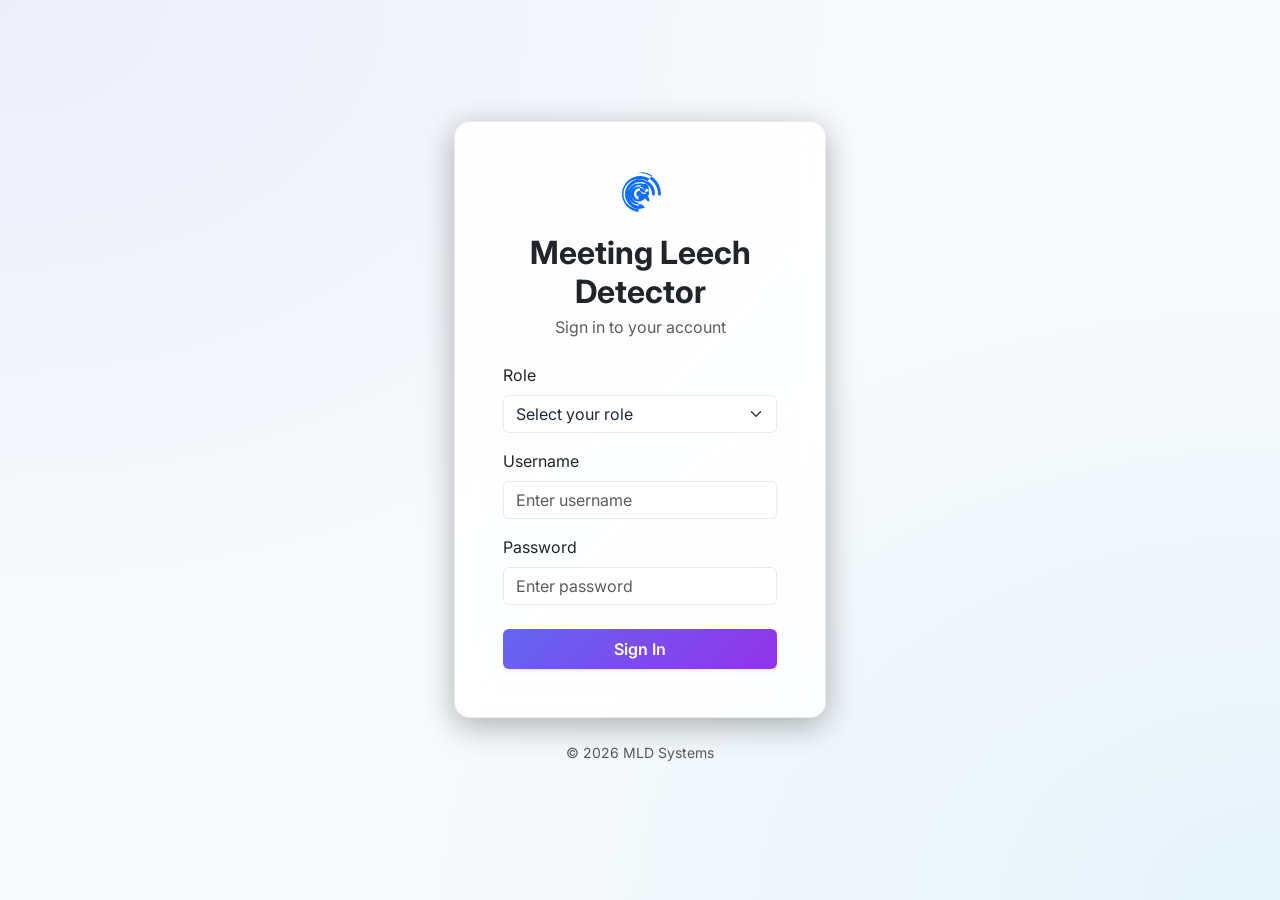
<file: index.html>
<!DOCTYPE html>
<html lang="en">
<head>
    <meta charset="UTF-8">
    <meta name="viewport" content="width=device-width, initial-scale=1.0">
    <title>Login - Meeting Leech Detector</title>
    <!-- Bootstrap 5 CSS -->
    <link href="https://cdn.jsdelivr.net/npm/bootstrap@5.3.2/dist/css/bootstrap.min.css" rel="stylesheet">
    <!-- Google Fonts -->
    <link href="https://fonts.googleapis.com/css2?family=Inter:wght@300;400;500;600;700&display=swap" rel="stylesheet">
    <!-- Custom CSS -->
    <link rel="stylesheet" href="css/style.css">
</head>
<body class="login-body">
    <div class="container d-flex justify-content-center align-items-center min-vh-100">
        <div class="col-md-5 col-lg-4">
            <div class="card glass-card">
                <div class="card-body p-5">
                    <div class="text-center mb-4">
                        <div class="logo-icon mb-3">
                            <svg xmlns="http://www.w3.org/2000/svg" width="48" height="48" fill="currentColor" class="bi bi-radar text-primary" viewBox="0 0 16 16">
                                <path d="M6.634 1.135A7 7 0 0 1 15 8a.5.5 0 0 1-1 0 6 6 0 1 0-6.5 5.98v-1.005A5 5 0 1 1 13 8a.5.5 0 0 1-1 0 4 4 0 1 0-4.5 3.969v-1.011A2.999 2.999 0 1 1 11 8a.5.5 0 0 1-1 0 2 2 0 1 0-2.5 1.936v-1.07a1 1 0 1 1 1.086-1.545A1.5 1.5 0 1 0 8 6.5C8 7.329 8.671 8 9.5 8c.288 0 .559-.08.783-.217l.86 2.053a.5.5 0 0 1-.418.665h-.069l-1.054-1.054A2.5 2.5 0 0 1 7.5 10.5C6.12 10.5 5 9.38 5 8s1.12-2.5 2.5-2.5c.98 0 1.815.548 2.228 1.341l.889-1.332A3.5 3.5 0 0 0 7.5 4.5C5.567 4.5 4 6.067 4 8s1.567 3.5 3.5 3.5c.348 0 .684-.05 1.002-.143l1.173 1.173A4.985 4.985 0 0 1 7.5 13C4.739 13 2.5 10.761 2.5 8S4.739 3 7.5 3c1.077 0 2.072.337 2.872.915l1.657-2.071c-.961-.662-2.115-1.058-3.35-1.127z"/>
                            </svg>
                        </div>
                        <h2 class="fw-bold mb-1">Meeting Leech Detector</h2>
                        <p class="text-muted">Sign in to your account</p>
                    </div>

                    <form id="loginForm">
                        <div class="mb-3">
                            <label for="roleSelect" class="form-label">Role</label>
                            <select class="form-select custom-select" id="roleSelect" required>
                                <option value="" disabled selected>Select your role</option>
                                <option value="manager">Manager</option>
                                <option value="employee">Employee</option>
                            </select>
                        </div>
                        <div class="mb-3">
                            <label for="username" class="form-label">Username</label>
                            <input type="text" class="form-control" id="username" placeholder="Enter username" required>
                        </div>
                        <div class="mb-4">
                            <label for="password" class="form-label">Password</label>
                            <input type="password" class="form-control" id="password" placeholder="Enter password" required>
                        </div>
                        <button type="submit" class="btn btn-primary w-100 py-2 fw-semibold shadow-sm login-btn">
                            Sign In
                        </button>
                    </form>
                </div>
            </div>
            
            <div class="text-center mt-4">
                <p class="text-muted small">&copy; 2026 MLD Systems</p>
            </div>
        </div>
    </div>

    <!-- Bootstrap 5 JS Bundle -->
    <script src="https://cdn.jsdelivr.net/npm/bootstrap@5.3.2/dist/js/bootstrap.bundle.min.js"></script>
    <!-- Custom JS -->
    <script src="js/main.js"></script>
</body>
</html>
</file>
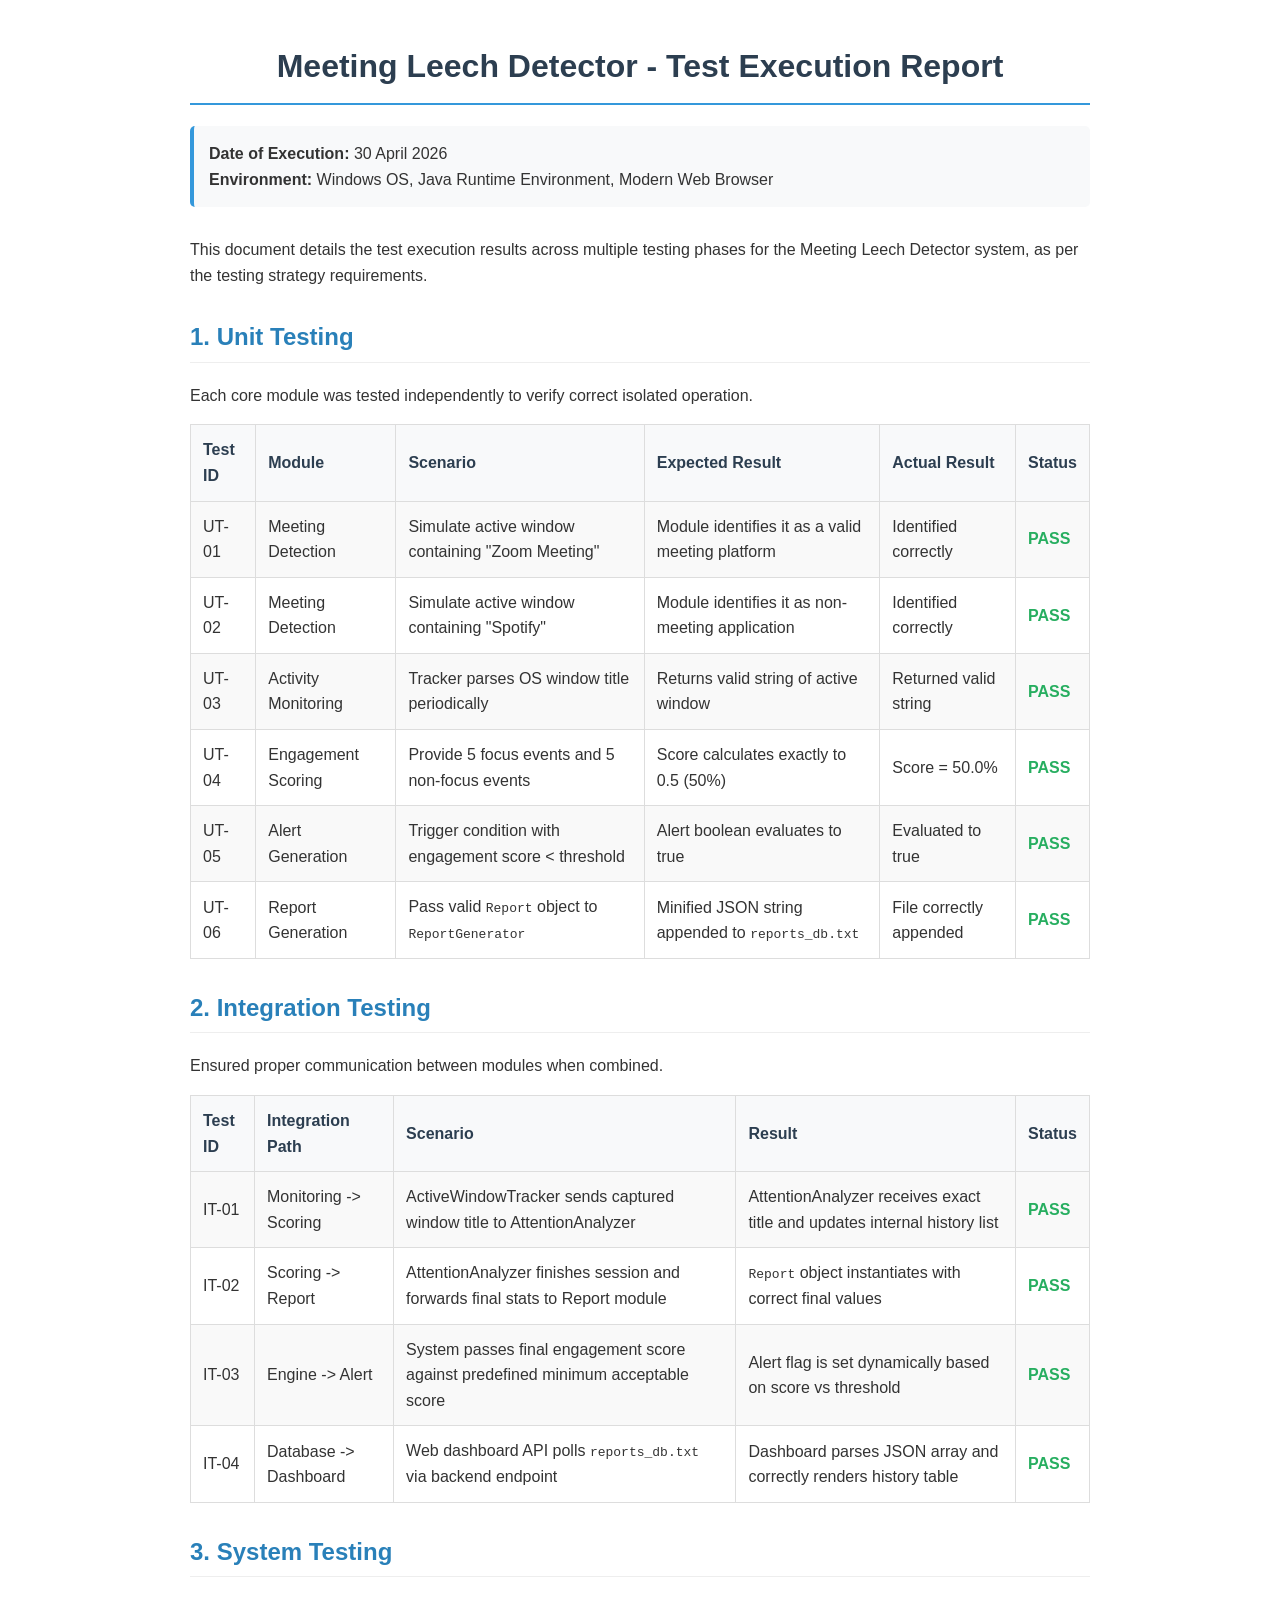
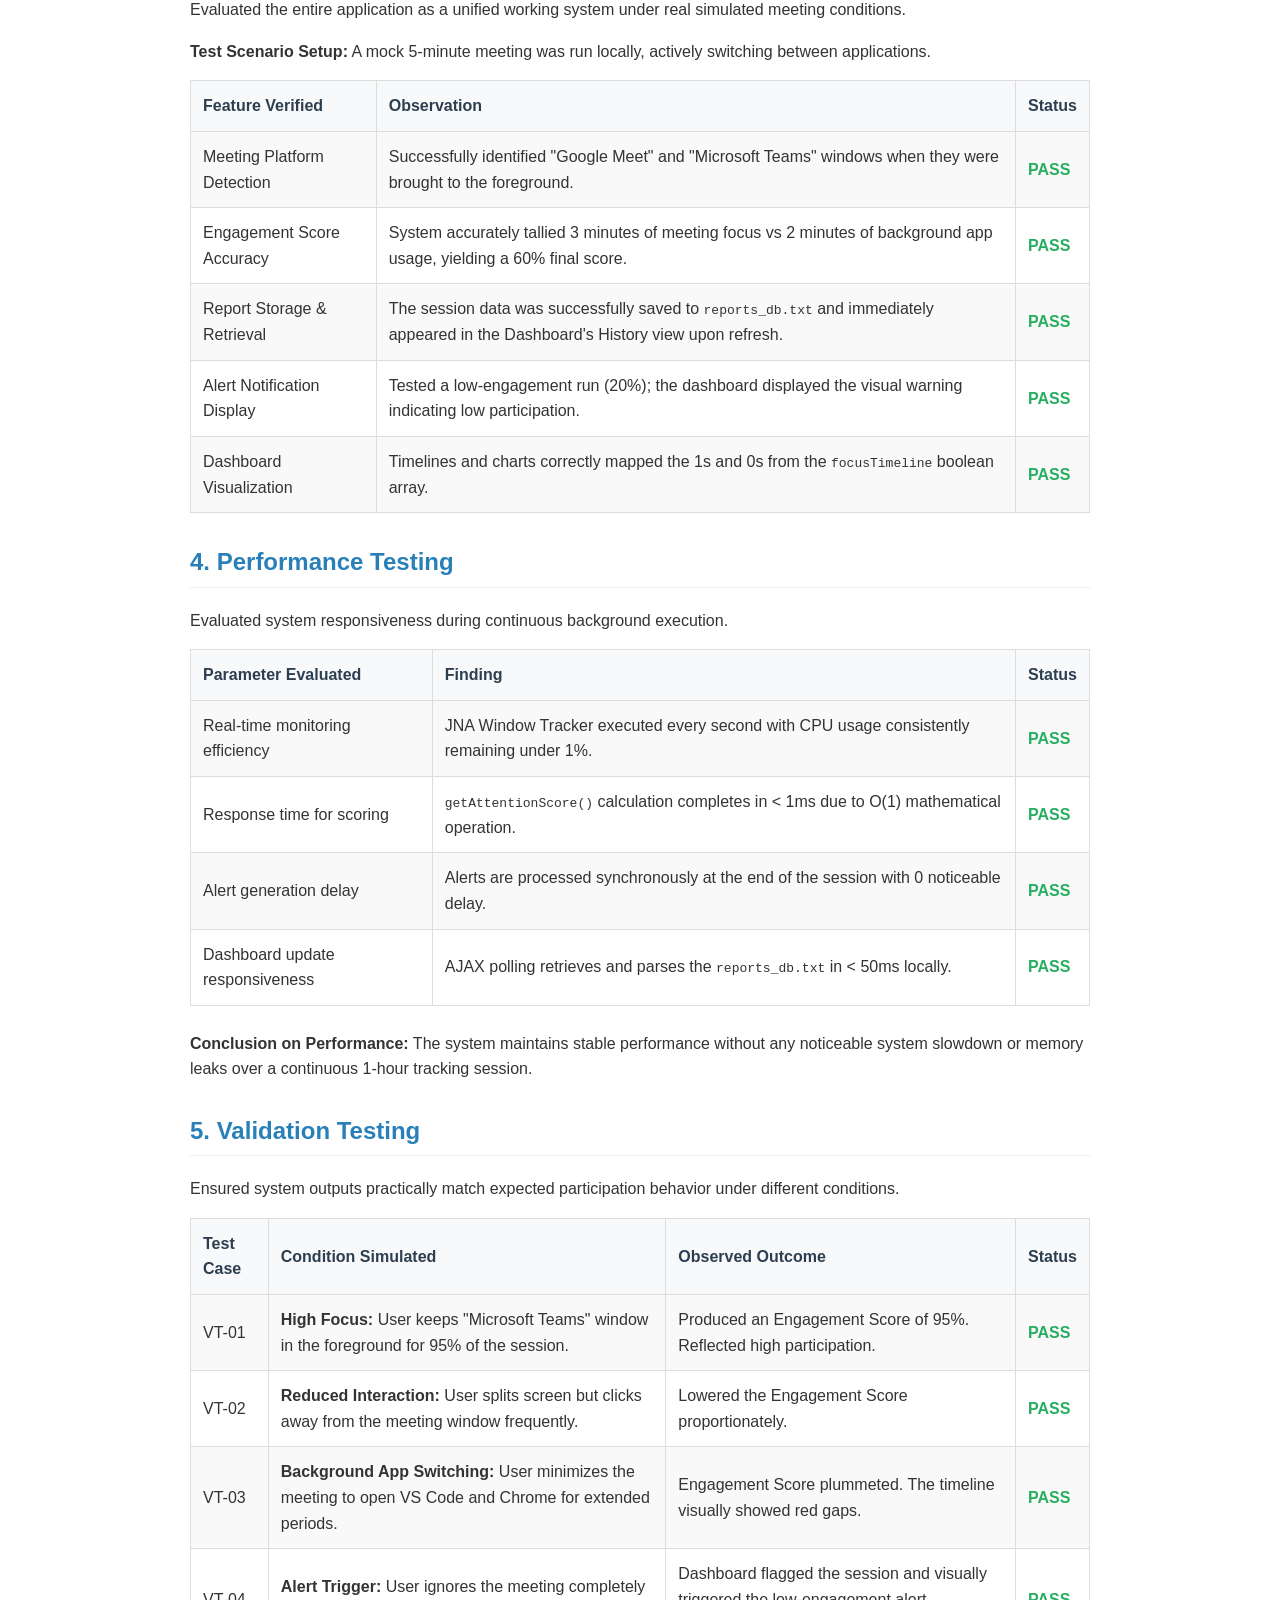
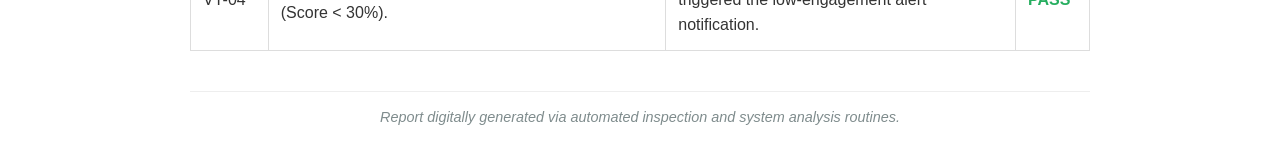
<file: Test_Execution_Report.html>
<!DOCTYPE html>
<html>
<head>
<meta charset="UTF-8">
<title>Meeting Leech Detector - Test Execution Report</title>
<style>
    body { font-family: 'Segoe UI', Tahoma, Geneva, Verdana, sans-serif; line-height: 1.6; color: #333; max-width: 900px; margin: 0 auto; padding: 20px; }
    h1 { color: #2c3e50; text-align: center; border-bottom: 2px solid #3498db; padding-bottom: 10px; }
    h2 { color: #2980b9; margin-top: 30px; border-bottom: 1px solid #eee; padding-bottom: 5px; }
    table { width: 100%; border-collapse: collapse; margin-top: 15px; margin-bottom: 25px; }
    th, td { padding: 12px; text-align: left; border: 1px solid #ddd; }
    th { background-color: #f8f9fa; font-weight: bold; color: #2c3e50; }
    tr:nth-child(even) { background-color: #f9f9f9; }
    .status-pass { color: #27ae60; font-weight: bold; }
    .meta-info { margin-bottom: 30px; background: #f8f9fa; padding: 15px; border-radius: 5px; border-left: 4px solid #3498db; }
</style>
</head>
<body>

    <h1>Meeting Leech Detector - Test Execution Report</h1>

    <div class="meta-info">
        <strong>Date of Execution:</strong> 30 April 2026<br>
        <strong>Environment:</strong> Windows OS, Java Runtime Environment, Modern Web Browser
    </div>

    <p>This document details the test execution results across multiple testing phases for the Meeting Leech Detector system, as per the testing strategy requirements.</p>

    <h2>1. Unit Testing</h2>
    <p>Each core module was tested independently to verify correct isolated operation.</p>
    <table>
        <tr>
            <th>Test ID</th>
            <th>Module</th>
            <th>Scenario</th>
            <th>Expected Result</th>
            <th>Actual Result</th>
            <th>Status</th>
        </tr>
        <tr>
            <td>UT-01</td>
            <td>Meeting Detection</td>
            <td>Simulate active window containing "Zoom Meeting"</td>
            <td>Module identifies it as a valid meeting platform</td>
            <td>Identified correctly</td>
            <td class="status-pass">PASS</td>
        </tr>
        <tr>
            <td>UT-02</td>
            <td>Meeting Detection</td>
            <td>Simulate active window containing "Spotify"</td>
            <td>Module identifies it as non-meeting application</td>
            <td>Identified correctly</td>
            <td class="status-pass">PASS</td>
        </tr>
        <tr>
            <td>UT-03</td>
            <td>Activity Monitoring</td>
            <td>Tracker parses OS window title periodically</td>
            <td>Returns valid string of active window</td>
            <td>Returned valid string</td>
            <td class="status-pass">PASS</td>
        </tr>
        <tr>
            <td>UT-04</td>
            <td>Engagement Scoring</td>
            <td>Provide 5 focus events and 5 non-focus events</td>
            <td>Score calculates exactly to 0.5 (50%)</td>
            <td>Score = 50.0%</td>
            <td class="status-pass">PASS</td>
        </tr>
        <tr>
            <td>UT-05</td>
            <td>Alert Generation</td>
            <td>Trigger condition with engagement score < threshold</td>
            <td>Alert boolean evaluates to true</td>
            <td>Evaluated to true</td>
            <td class="status-pass">PASS</td>
        </tr>
        <tr>
            <td>UT-06</td>
            <td>Report Generation</td>
            <td>Pass valid <code>Report</code> object to <code>ReportGenerator</code></td>
            <td>Minified JSON string appended to <code>reports_db.txt</code></td>
            <td>File correctly appended</td>
            <td class="status-pass">PASS</td>
        </tr>
    </table>

    <h2>2. Integration Testing</h2>
    <p>Ensured proper communication between modules when combined.</p>
    <table>
        <tr>
            <th>Test ID</th>
            <th>Integration Path</th>
            <th>Scenario</th>
            <th>Result</th>
            <th>Status</th>
        </tr>
        <tr>
            <td>IT-01</td>
            <td>Monitoring -> Scoring</td>
            <td>ActiveWindowTracker sends captured window title to AttentionAnalyzer</td>
            <td>AttentionAnalyzer receives exact title and updates internal history list</td>
            <td class="status-pass">PASS</td>
        </tr>
        <tr>
            <td>IT-02</td>
            <td>Scoring -> Report</td>
            <td>AttentionAnalyzer finishes session and forwards final stats to Report module</td>
            <td><code>Report</code> object instantiates with correct final values</td>
            <td class="status-pass">PASS</td>
        </tr>
        <tr>
            <td>IT-03</td>
            <td>Engine -> Alert</td>
            <td>System passes final engagement score against predefined minimum acceptable score</td>
            <td>Alert flag is set dynamically based on score vs threshold</td>
            <td class="status-pass">PASS</td>
        </tr>
        <tr>
            <td>IT-04</td>
            <td>Database -> Dashboard</td>
            <td>Web dashboard API polls <code>reports_db.txt</code> via backend endpoint</td>
            <td>Dashboard parses JSON array and correctly renders history table</td>
            <td class="status-pass">PASS</td>
        </tr>
    </table>

    <h2>3. System Testing</h2>
    <p>Evaluated the entire application as a unified working system under real simulated meeting conditions.</p>
    <p><strong>Test Scenario Setup:</strong> A mock 5-minute meeting was run locally, actively switching between applications.</p>
    <table>
        <tr>
            <th>Feature Verified</th>
            <th>Observation</th>
            <th>Status</th>
        </tr>
        <tr>
            <td>Meeting Platform Detection</td>
            <td>Successfully identified "Google Meet" and "Microsoft Teams" windows when they were brought to the foreground.</td>
            <td class="status-pass">PASS</td>
        </tr>
        <tr>
            <td>Engagement Score Accuracy</td>
            <td>System accurately tallied 3 minutes of meeting focus vs 2 minutes of background app usage, yielding a 60% final score.</td>
            <td class="status-pass">PASS</td>
        </tr>
        <tr>
            <td>Report Storage & Retrieval</td>
            <td>The session data was successfully saved to <code>reports_db.txt</code> and immediately appeared in the Dashboard's History view upon refresh.</td>
            <td class="status-pass">PASS</td>
        </tr>
        <tr>
            <td>Alert Notification Display</td>
            <td>Tested a low-engagement run (20%); the dashboard displayed the visual warning indicating low participation.</td>
            <td class="status-pass">PASS</td>
        </tr>
        <tr>
            <td>Dashboard Visualization</td>
            <td>Timelines and charts correctly mapped the 1s and 0s from the <code>focusTimeline</code> boolean array.</td>
            <td class="status-pass">PASS</td>
        </tr>
    </table>

    <h2>4. Performance Testing</h2>
    <p>Evaluated system responsiveness during continuous background execution.</p>
    <table>
        <tr>
            <th>Parameter Evaluated</th>
            <th>Finding</th>
            <th>Status</th>
        </tr>
        <tr>
            <td>Real-time monitoring efficiency</td>
            <td>JNA Window Tracker executed every second with CPU usage consistently remaining under 1%.</td>
            <td class="status-pass">PASS</td>
        </tr>
        <tr>
            <td>Response time for scoring</td>
            <td><code>getAttentionScore()</code> calculation completes in < 1ms due to O(1) mathematical operation.</td>
            <td class="status-pass">PASS</td>
        </tr>
        <tr>
            <td>Alert generation delay</td>
            <td>Alerts are processed synchronously at the end of the session with 0 noticeable delay.</td>
            <td class="status-pass">PASS</td>
        </tr>
        <tr>
            <td>Dashboard update responsiveness</td>
            <td>AJAX polling retrieves and parses the <code>reports_db.txt</code> in < 50ms locally.</td>
            <td class="status-pass">PASS</td>
        </tr>
    </table>
    <p><strong>Conclusion on Performance:</strong> The system maintains stable performance without any noticeable system slowdown or memory leaks over a continuous 1-hour tracking session.</p>

    <h2>5. Validation Testing</h2>
    <p>Ensured system outputs practically match expected participation behavior under different conditions.</p>
    <table>
        <tr>
            <th>Test Case</th>
            <th>Condition Simulated</th>
            <th>Observed Outcome</th>
            <th>Status</th>
        </tr>
        <tr>
            <td>VT-01</td>
            <td><strong>High Focus:</strong> User keeps "Microsoft Teams" window in the foreground for 95% of the session.</td>
            <td>Produced an Engagement Score of 95%. Reflected high participation.</td>
            <td class="status-pass">PASS</td>
        </tr>
        <tr>
            <td>VT-02</td>
            <td><strong>Reduced Interaction:</strong> User splits screen but clicks away from the meeting window frequently.</td>
            <td>Lowered the Engagement Score proportionately.</td>
            <td class="status-pass">PASS</td>
        </tr>
        <tr>
            <td>VT-03</td>
            <td><strong>Background App Switching:</strong> User minimizes the meeting to open VS Code and Chrome for extended periods.</td>
            <td>Engagement Score plummeted. The timeline visually showed red gaps.</td>
            <td class="status-pass">PASS</td>
        </tr>
        <tr>
            <td>VT-04</td>
            <td><strong>Alert Trigger:</strong> User ignores the meeting completely (Score < 30%).</td>
            <td>Dashboard flagged the session and visually triggered the low-engagement alert notification.</td>
            <td class="status-pass">PASS</td>
        </tr>
    </table>

    <hr style="margin-top: 40px; border: 0; border-top: 1px solid #eee;">
    <p style="text-align: center; color: #7f8c8d; font-size: 0.9em;">
        <em>Report digitally generated via automated inspection and system analysis routines.</em>
    </p>

</body>
</html>
</file>
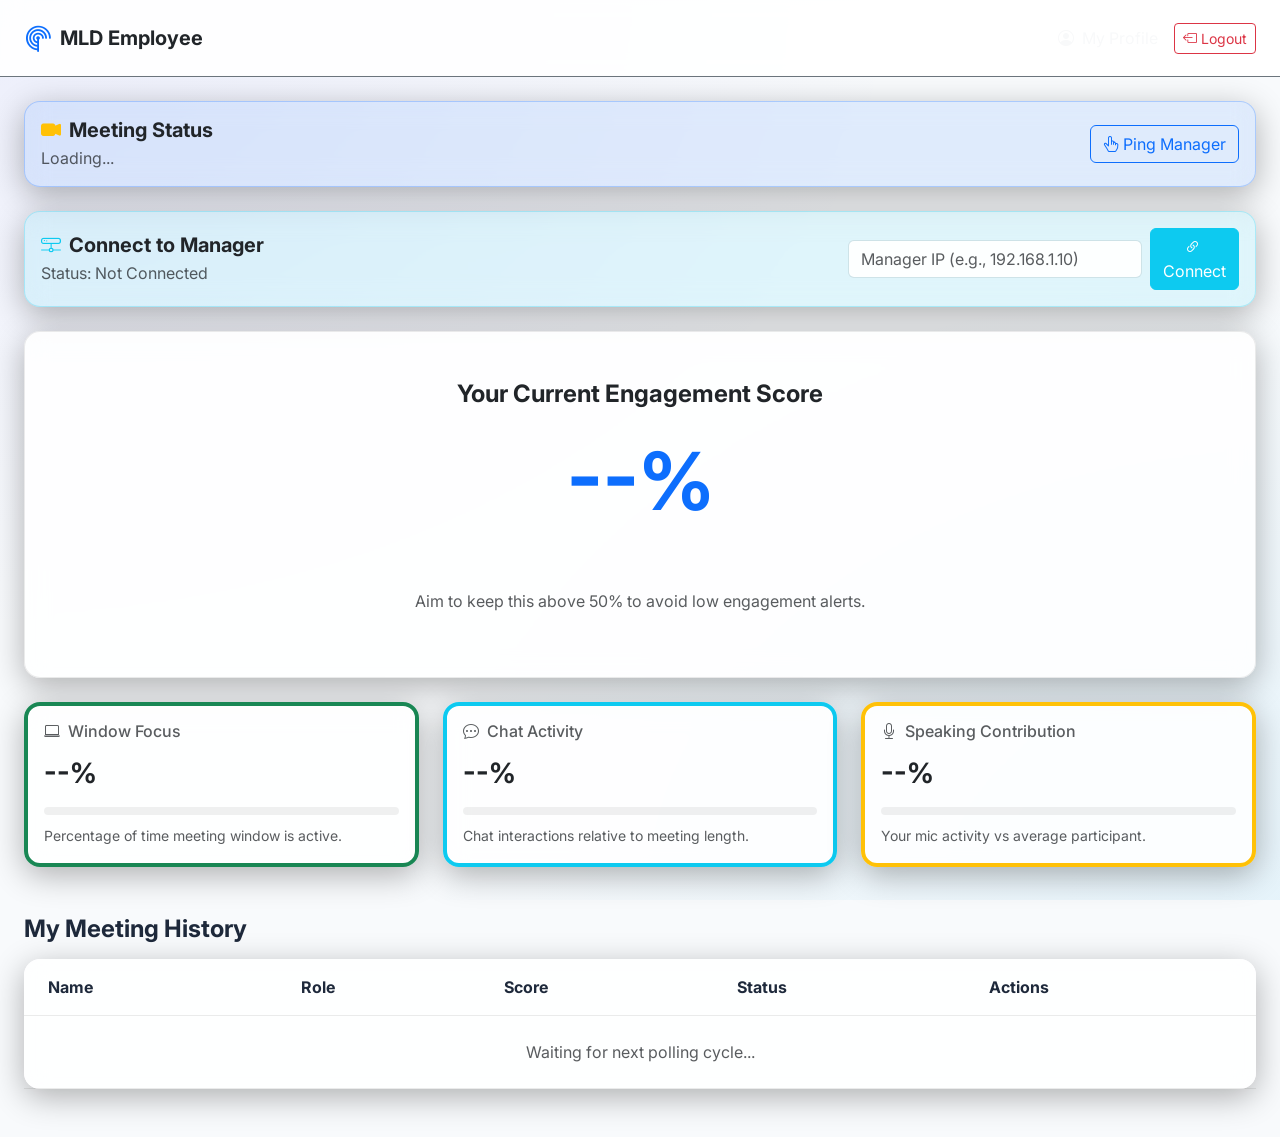
<file: pages/employee-dashboard.html>
<!DOCTYPE html>
<html lang="en">
<head>
    <meta charset="UTF-8">
    <meta name="viewport" content="width=device-width, initial-scale=1.0">
    <title>Employee Dashboard - Meeting Leech Detector</title>
    <!-- Bootstrap 5 CSS -->
    <link href="https://cdn.jsdelivr.net/npm/bootstrap@5.3.2/dist/css/bootstrap.min.css" rel="stylesheet">
    <link rel="stylesheet" href="https://cdn.jsdelivr.net/npm/bootstrap-icons@1.11.1/font/bootstrap-icons.css">
    <!-- Google Fonts -->
    <link href="https://fonts.googleapis.com/css2?family=Inter:wght@300;400;500;600;700&display=swap" rel="stylesheet">
    <!-- Custom CSS -->
    <link rel="stylesheet" href="../css/style.css">
    <style>
        .employee-main { margin-left: 0; }
    </style>
</head>
<body id="employeeDashboard">
    
    <!-- Top Navbar (No Sidebar for Employee) -->
    <nav class="navbar navbar-expand-lg border-bottom border-secondary" style="background: rgba(255, 255, 255, 0.9); backdrop-filter: blur(10px);">
        <div class="container-fluid px-4 py-1">
            <a class="navbar-brand d-flex align-items-center text-dark" href="#">
                <i class="bi bi-radar text-primary fs-3 me-2"></i>
                <span class="fs-5 fw-bold">MLD Employee</span>
            </a>
            <div class="d-flex align-items-center gap-3">
                <span class="text-light d-none d-md-block"><i class="bi bi-person-circle me-1"></i> My Profile</span>
                <a href="../index.html" class="btn btn-sm btn-outline-danger"><i class="bi bi-box-arrow-left me-1"></i>Logout</a>
            </div>
        </div>
    </nav>

    <!-- Main Content -->
    <main class="main-content employee-main container-fluid px-4 py-4">
        
        <div class="row mb-4">
            <div class="col-12">
                <div class="card glass-card bg-primary bg-opacity-10 border-primary border-opacity-25">
                    <div class="card-body d-flex justify-content-between align-items-center flex-wrap gap-3">
                        <div>
                            <h5 class="fw-bold mb-1"><i class="bi bi-camera-video-fill text-warning me-2"></i>Meeting Status</h5>
                            <p class="text-muted mb-0" id="meetingStatus">Loading...</p>
                        </div>
                        <div class="text-end">
                            <button class="btn btn-outline-primary" id="pingManagerBtn"><i class="bi bi-hand-index-thumb me-1"></i>Ping Manager</button>
                        </div>
                    </div>
                </div>
            </div>
        </div>
        <div class="row mb-4">
            <div class="col-12">
                <div class="card glass-card bg-info bg-opacity-10 border-info border-opacity-25">
                    <div class="card-body d-flex justify-content-between align-items-center flex-wrap gap-3">
                        <div>
                            <h5 class="fw-bold mb-1"><i class="bi bi-hdd-network text-info me-2"></i>Connect to Manager</h5>
                            <p class="text-muted mb-0" id="connectionStatus">Status: Not Connected</p>
                        </div>
                        <div class="d-flex align-items-center gap-2">
                            <input type="text" id="managerIpInput" class="form-control" placeholder="Manager IP (e.g., 192.168.1.10)">
                            <button class="btn btn-info text-white" id="connectManagerBtn"><i class="bi bi-link-45deg me-1"></i>Connect</button>
                        </div>
                    </div>
                </div>
            </div>
        </div>
        <div class="row g-4 mb-4">
            <!-- Overall Score Card -->
            <div class="col-lg-12">
                <div class="card glass-card">
                    <div class="card-body text-center py-5">
                        <h4 class="card-title fw-bold mb-4">Your Current Engagement Score</h4>
                        <div class="display-1 fw-bold text-primary mb-4" id="overallScoreText">--%</div>
                        
                        <div class="progress" style="height: 20px; max-width: 600px; margin: 0 auto; background-color: rgba(255,255,255,0.05);">
                            <div class="progress-bar progress-bar-striped progress-bar-animated bg-primary" id="overallScoreBar" role="progressbar" style="width: 0%" aria-valuenow="0" aria-valuemin="0" aria-valuemax="100"></div>
                        </div>
                        <p class="text-muted mt-3">Aim to keep this above 50% to avoid low engagement alerts.</p>
                    </div>
                </div>
            </div>
        </div>

        <div class="row g-4">
            <!-- Focus Score -->
            <div class="col-md-4">
                <div class="card glass-card h-100 border-top border-success border-4">
                    <div class="card-body">
                        <h6 class="text-muted mb-3"><i class="bi bi-laptop me-2"></i>Window Focus</h6>
                        <h3 class="fw-bold mb-3" id="focusScoreVal">--%</h3>
                        <div class="progress mb-2">
                            <div class="progress-bar bg-success" id="focusBar" role="progressbar" style="width: 0%"></div>
                        </div>
                        <small class="text-muted">Percentage of time meeting window is active.</small>
                    </div>
                </div>
            </div>
            
            <!-- Chat Score -->
            <div class="col-md-4">
                <div class="card glass-card h-100 border-top border-info border-4">
                    <div class="card-body">
                        <h6 class="text-muted mb-3"><i class="bi bi-chat-dots me-2"></i>Chat Activity</h6>
                        <h3 class="fw-bold mb-3" id="chatScoreVal">--%</h3>
                        <div class="progress mb-2">
                            <div class="progress-bar bg-info" id="chatBar" role="progressbar" style="width: 0%"></div>
                        </div>
                        <small class="text-muted">Chat interactions relative to meeting length.</small>
                    </div>
                </div>
            </div>

            <!-- Speaking Score -->
            <div class="col-md-4">
                <div class="card glass-card h-100 border-top border-warning border-4">
                    <div class="card-body">
                        <h6 class="text-muted mb-3"><i class="bi bi-mic me-2"></i>Speaking Contribution</h6>
                        <h3 class="fw-bold mb-3" id="speakingScoreVal">--%</h3>
                        <div class="progress mb-2">
                            <div class="progress-bar bg-warning" id="speakingBar" role="progressbar" style="width: 0%"></div>
                        </div>
                        <small class="text-muted">Your mic activity vs average participant.</small>
                    </div>
                </div>
            </div>
        </div>

        <div class="row mt-5 mb-4">
            <div class="col-12">
                <h4 class="fw-bold mb-3">My Meeting History</h4>
                <div class="card glass-card border-0">
                    <div class="card-body p-0">
                        <div class="table-responsive">
                            <table class="table table-hover align-middle mb-0">
                                <thead class="bg-transparent">
                                    <tr>
                                        <th scope="col" class="ps-4">Name</th>
                                        <th scope="col">Role</th>
                                        <th scope="col">Score</th>
                                        <th scope="col">Status</th>
                                        <th scope="col">Actions</th>
                                    </tr>
                                </thead>
                                <tbody id="employeeHistoryTableBody">
                                    <tr>
                                        <td colspan="5" class="text-center text-muted py-4">Waiting for next polling cycle...</td>
                                    </tr>
                                </tbody>
                            </table>
                        </div>
                    </div>
                </div>
            </div>
        </div>

    </main>

    <!-- Timeline Modal -->
    <div class="modal fade" id="timelineModal" tabindex="-1" aria-hidden="true">
        <div class="modal-dialog modal-lg modal-dialog-centered modal-dialog-scrollable">
            <div class="modal-content bg-white border-secondary">
                <div class="modal-header border-secondary">
                    <h5 class="modal-title" id="timelineModalLabel">Session Timeline Activity</h5>
                    <button type="button" class="btn-close" data-bs-dismiss="modal" aria-label="Close"></button>
                </div>
                <div class="modal-body p-0">
                    <div class="table-responsive">
                        <table class="table table-hover mb-0">
                            <thead>
                                <tr>
                                    <th class="ps-4">Time (s)</th>
                                    <th>Active Window</th>
                                    <th>Classification</th>
                                </tr>
                            </thead>
                            <tbody id="timelineModalBody">
                                <!-- Dynamic content -->
                            </tbody>
                        </table>
                    </div>
                </div>
                <div class="modal-footer border-secondary">
                    <button type="button" class="btn btn-secondary" data-bs-dismiss="modal">Close</button>
                </div>
            </div>
        </div>
    </div>

    <!-- Bootstrap JS -->
    <script src="https://cdn.jsdelivr.net/npm/bootstrap@5.3.2/dist/js/bootstrap.bundle.min.js"></script>
    <!-- Custom JS -->
    <script src="../js/api.js"></script>
    <script src="../js/main.js"></script>
    <script>
        document.getElementById('pingManagerBtn').addEventListener('click', function() {
            this.innerHTML = '<i class="bi bi-check2"></i> Pinged!';
            this.classList.replace('btn-outline-primary', 'btn-success');
            setTimeout(() => {
                this.innerHTML = '<i class="bi bi-hand-index-thumb me-1"></i>Ping Manager';
                this.classList.replace('btn-success', 'btn-outline-primary');
            }, 3000);
        });
    </script>
</body>
</html>
</file>
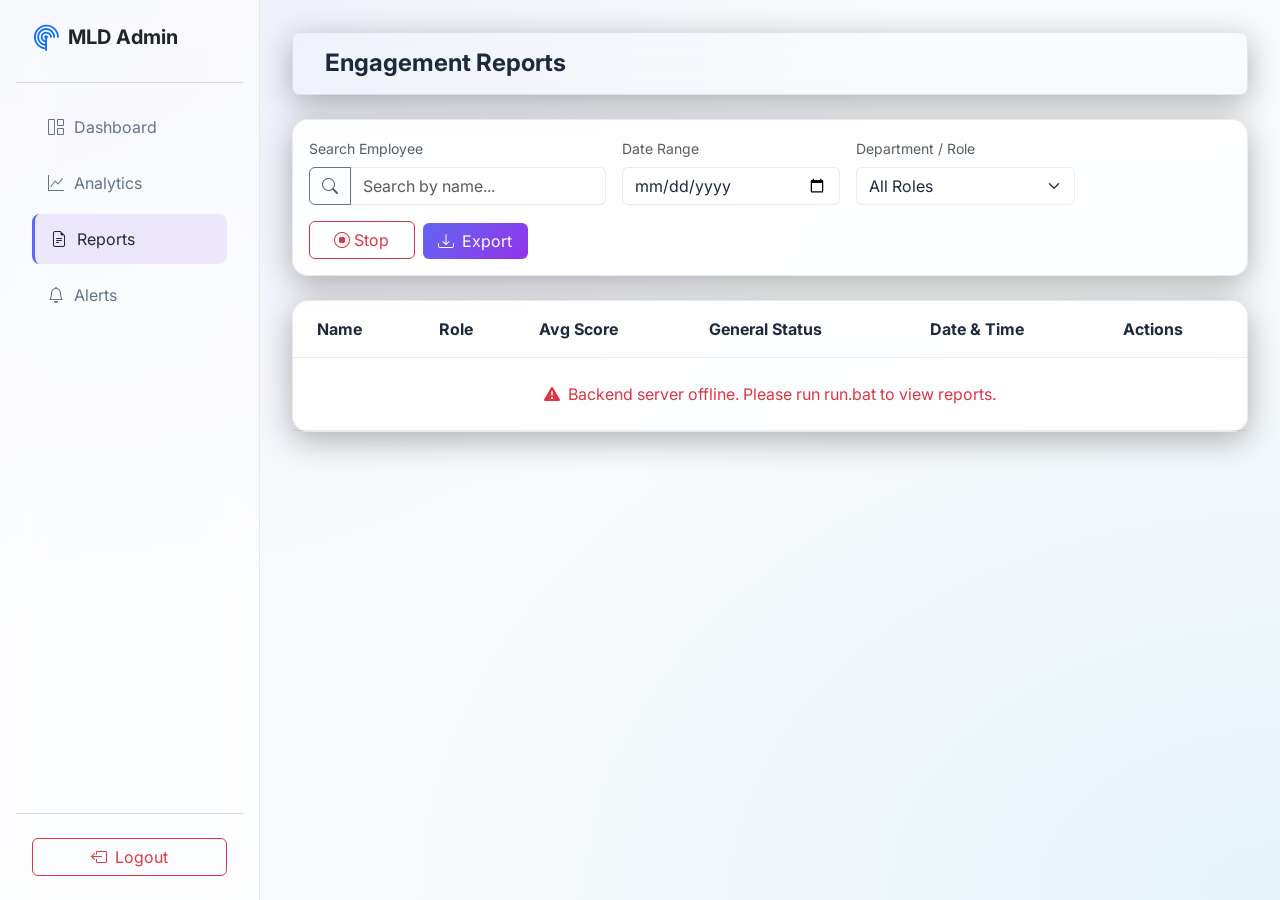
<file: pages/reports.html>
<!DOCTYPE html>
<html lang="en">
<head>
    <meta charset="UTF-8">
    <meta name="viewport" content="width=device-width, initial-scale=1.0">
    <title>Reports - Meeting Leech Detector</title>
    <!-- Bootstrap 5 CSS -->
    <link href="https://cdn.jsdelivr.net/npm/bootstrap@5.3.2/dist/css/bootstrap.min.css" rel="stylesheet">
    <link rel="stylesheet" href="https://cdn.jsdelivr.net/npm/bootstrap-icons@1.11.1/font/bootstrap-icons.css">
    <!-- Google Fonts -->
    <link href="https://fonts.googleapis.com/css2?family=Inter:wght@300;400;500;600;700&display=swap" rel="stylesheet">
    <!-- Custom CSS -->
    <link rel="stylesheet" href="../css/style.css">
</head>
<body id="reportsPage">
    
    <!-- Sidebar -->
    <nav class="sidebar d-flex flex-column p-3">
        <a href="#" class="d-flex align-items-center mb-4 text-dark text-decoration-none px-3">
            <i class="bi bi-radar text-primary fs-3 me-2"></i>
            <span class="fs-5 fw-bold">MLD Admin</span>
        </a>
        <hr class="border-secondary mt-0">
        <ul class="nav flex-column mb-auto">
            <li class="nav-item">
                <a href="manager-dashboard.html" class="nav-link">
                    <i class="bi bi-grid-1x2"></i> Dashboard
                </a>
            </li>
            <li class="nav-item">
                <a href="analytics.html" class="nav-link">
                    <i class="bi bi-graph-up"></i> Analytics
                </a>
            </li>
            <li class="nav-item">
                <a href="reports.html" class="nav-link active">
                    <i class="bi bi-file-earmark-text"></i> Reports
                </a>
            </li>
            <li class="nav-item">
                <a href="alerts.html" class="nav-link">
                    <i class="bi bi-bell"></i> Alerts 
                </a>
            </li>
        </ul>
        <hr class="border-secondary">
        <div class="px-3 py-2">
            <a href="../index.html" class="btn btn-outline-danger w-100"><i class="bi bi-box-arrow-left me-2"></i>Logout</a>
        </div>
    </nav>

    <!-- Main Content -->
    <main class="main-content">
        <header class="top-navbar mb-4 rounded-3 glass-card">
            <div class="d-flex align-items-center">
                <h4 class="mb-0 fw-bold">Engagement Reports</h4>
            </div>
        </header>

        <div class="card glass-card mb-4">
            <div class="card-body">
                <div class="row align-items-center g-3">
                    <div class="col-md-4">
                        <label class="form-label text-muted small">Search Employee</label>
                        <div class="input-group">
                            <span class="input-group-text bg-transparent border-secondary text-muted"><i class="bi bi-search"></i></span>
                            <input type="text" class="form-control" placeholder="Search by name...">
                        </div>
                    </div>
                    <div class="col-md-3">
                        <label class="form-label text-muted small">Date Range</label>
                        <input type="date" class="form-control">
                    </div>
                    <div class="col-md-3">
                        <label class="form-label text-muted small">Department / Role</label>
                        <select class="form-select">
                            <option value="">All Roles</option>
                            <option value="developer">Developer</option>
                            <option value="designer">Designer</option>
                        </select>
                    </div>
                    <div class="col-md-3 d-flex align-items-end gap-2">
                        <button id="stopSessionBtn" class="btn btn-outline-danger w-100"><i class="bi bi-stop-circle me-1"></i>Stop</button>
                        <button id="exportCsvBtn" class="btn btn-primary w-100"><i class="bi bi-download me-2"></i>Export</button>
                    </div>
                </div>
            </div>
        </div>

        <div class="card glass-card">
            <div class="card-body p-0">
                <div class="table-responsive">
                    <table class="table table-hover align-middle mb-0">
                        <thead class="bg-transparent">
                            <tr>
                                <th scope="col" class="ps-4">Name</th>
                                <th scope="col">Role</th>
                                <th scope="col">Avg Score</th>
                                <th scope="col">General Status</th>
                                <th scope="col">Date & Time</th>
                                <th scope="col">Actions</th>
                            </tr>
                        </thead>
                        <tbody id="reportsTableBody">
                            <!-- Dynamic content loads here -->
                        </tbody>
                    </table>
                </div>
            </div>
        </div>

    </main>

    <!-- Timeline Modal -->
    <div class="modal fade" id="timelineModal" tabindex="-1" aria-hidden="true">
        <div class="modal-dialog modal-lg modal-dialog-centered modal-dialog-scrollable">
            <div class="modal-content bg-white border-secondary">
                <div class="modal-header border-secondary">
                    <h5 class="modal-title" id="timelineModalLabel">Session Timeline Activity</h5>
                    <button type="button" class="btn-close" data-bs-dismiss="modal" aria-label="Close"></button>
                </div>
                <div class="modal-body p-0">
                    <div class="table-responsive">
                        <table class="table table-hover mb-0">
                            <thead>
                                <tr>
                                    <th class="ps-4">Time (s)</th>
                                    <th>Active Window</th>
                                    <th>Classification</th>
                                </tr>
                            </thead>
                            <tbody id="timelineModalBody">
                                <!-- Dynamic content -->
                            </tbody>
                        </table>
                    </div>
                </div>
                <div class="modal-footer border-secondary">
                    <button type="button" class="btn btn-secondary" data-bs-dismiss="modal">Close</button>
                </div>
            </div>
        </div>
    </div>

    <!-- Bootstrap JS -->
    <script src="https://cdn.jsdelivr.net/npm/bootstrap@5.3.2/dist/js/bootstrap.bundle.min.js"></script>
    <!-- Custom JS -->
    <script src="../js/api.js"></script>
    <script src="../js/main.js"></script>
</body>
</html>
</file>
<file: css/style.css>
:root {
    --primary: #6366f1;
    --primary-hover: #4f46e5;
    --secondary: #0ea5e9;
    --success: #10b981;
    --warning: #f59e0b;
    --danger: #ef4444;
    --dark-bg: #f8fafc;
    --card-bg: rgba(255, 255, 255, 0.85);
    --border-color: rgba(0, 0, 0, 0.08);
    --text-main: #1e293b;
    --text-muted: #64748b;
}

body {
    font-family: 'Inter', sans-serif;
    background-color: var(--dark-bg);
    color: var(--text-main);
    background-image: 
        radial-gradient(at 0% 0%, rgba(99, 102, 241, 0.08) 0px, transparent 50%),
        radial-gradient(at 100% 100%, rgba(14, 165, 233, 0.08) 0px, transparent 50%);
    background-attachment: fixed;
    min-height: 100vh;
}

/* Glassmorphism Cards */
.glass-card {
    background: var(--card-bg);
    backdrop-filter: blur(12px);
    -webkit-backdrop-filter: blur(12px);
    border: 1px solid var(--border-color);
    box-shadow: 0 8px 32px 0 rgba(0, 0, 0, 0.3);
    border-radius: 1rem;
    transition: transform 0.3s ease, box-shadow 0.3s ease;
}

.glass-card:hover {
    transform: translateY(-2px);
    box-shadow: 0 12px 40px 0 rgba(0, 0, 0, 0.4);
}

/* Buttons */
.btn-primary {
    background: linear-gradient(135deg, var(--primary), #9333ea);
    border: none;
    transition: all 0.3s ease;
}

.btn-primary:hover {
    background: linear-gradient(135deg, var(--primary-hover), #7e22ce);
    transform: scale(1.02);
    box-shadow: 0 0 15px rgba(124, 58, 237, 0.5);
}

/* Inputs */
.form-control, .form-select {
    background-color: rgba(255, 255, 255, 0.9);
    border: 1px solid var(--border-color);
    color: var(--text-main);
}

.form-control:focus, .form-select:focus {
    background-color: rgba(15, 23, 42, 0.8);
    border-color: var(--primary);
    box-shadow: 0 0 0 0.25rem rgba(124, 58, 237, 0.25);
    color: var(--text-main);
}

.form-select option {
    background-color: var(--dark-bg);
}

/* Sidebar */
.sidebar {
    height: 100vh;
    background: rgba(255, 255, 255, 0.6);
    backdrop-filter: blur(20px);
    border-right: 1px solid var(--border-color);
    position: fixed;
    top: 0;
    left: 0;
    width: 260px;
    padding-top: 1rem;
    z-index: 1000;
}

.sidebar .nav-link {
    color: var(--text-muted);
    border-radius: 0.5rem;
    margin: 0.2rem 1rem;
    padding: 0.8rem 1rem;
    transition: all 0.2s;
    display: flex;
    align-items: center;
    gap: 10px;
}

.sidebar .nav-link:hover, .sidebar .nav-link.active {
    color: var(--text-main);
    background: rgba(124, 58, 237, 0.1);
    border-left: 3px solid var(--primary);
}

.main-content {
    margin-left: 260px;
    padding: 2rem;
    min-height: 100vh;
}

/* Navbar */
.top-navbar {
    background: transparent;
    border-bottom: 1px solid var(--border-color);
    padding: 1rem 2rem;
    display: flex;
    justify-content: space-between;
    align-items: center;
    margin-bottom: 2rem;
}

/* Badges & Alerts */
.badge-soft-success {
    background-color: rgba(16, 185, 129, 0.1);
    color: var(--success);
    border: 1px solid rgba(16, 185, 129, 0.2);
}

.badge-soft-warning {
    background-color: rgba(245, 158, 11, 0.1);
    color: var(--warning);
    border: 1px solid rgba(245, 158, 11, 0.2);
}

.badge-soft-danger {
    background-color: rgba(239, 68, 68, 0.1);
    color: var(--danger);
    border: 1px solid rgba(239, 68, 68, 0.2);
}

/* Tables */
.table {
    --bs-table-bg: transparent;
    --bs-table-color: var(--text-main);
    --bs-table-border-color: var(--border-color);
}
.table > :not(caption) > * > * {
    padding: 1rem;
}
.table tbody tr {
    transition: background-color 0.2s;
}
.table tbody tr:hover {
    background-color: rgba(0,0,0,0.02);
}

/* Progress Bars */
.progress {
    background-color: rgba(0,0,0,0.06);
    height: 8px;
    border-radius: 4px;
}

.progress-bar.bg-primary {
    background: linear-gradient(90deg, var(--primary), var(--secondary)) !important;
}

/* Metrics Typography */
.metric-value {
    font-size: 2.5rem;
    font-weight: 700;
    line-height: 1;
    margin-bottom: 0.5rem;
}

/* Alerts List */
.alert-item {
    border-left: 4px solid var(--danger);
    background: rgba(239, 68, 68, 0.05);
    padding: 1rem;
    border-radius: 0 0.5rem 0.5rem 0;
    margin-bottom: 1rem;
    display: flex;
    justify-content: space-between;
    align-items: center;
}

/* Responsive */
@media (max-width: 768px) {
    .sidebar {
        transform: translateX(-100%);
        transition: transform 0.3s;
    }
    .sidebar.show {
        transform: translateX(0);
    }
    .main-content {
        margin-left: 0;
        padding: 1rem;
    }
}
</file>
